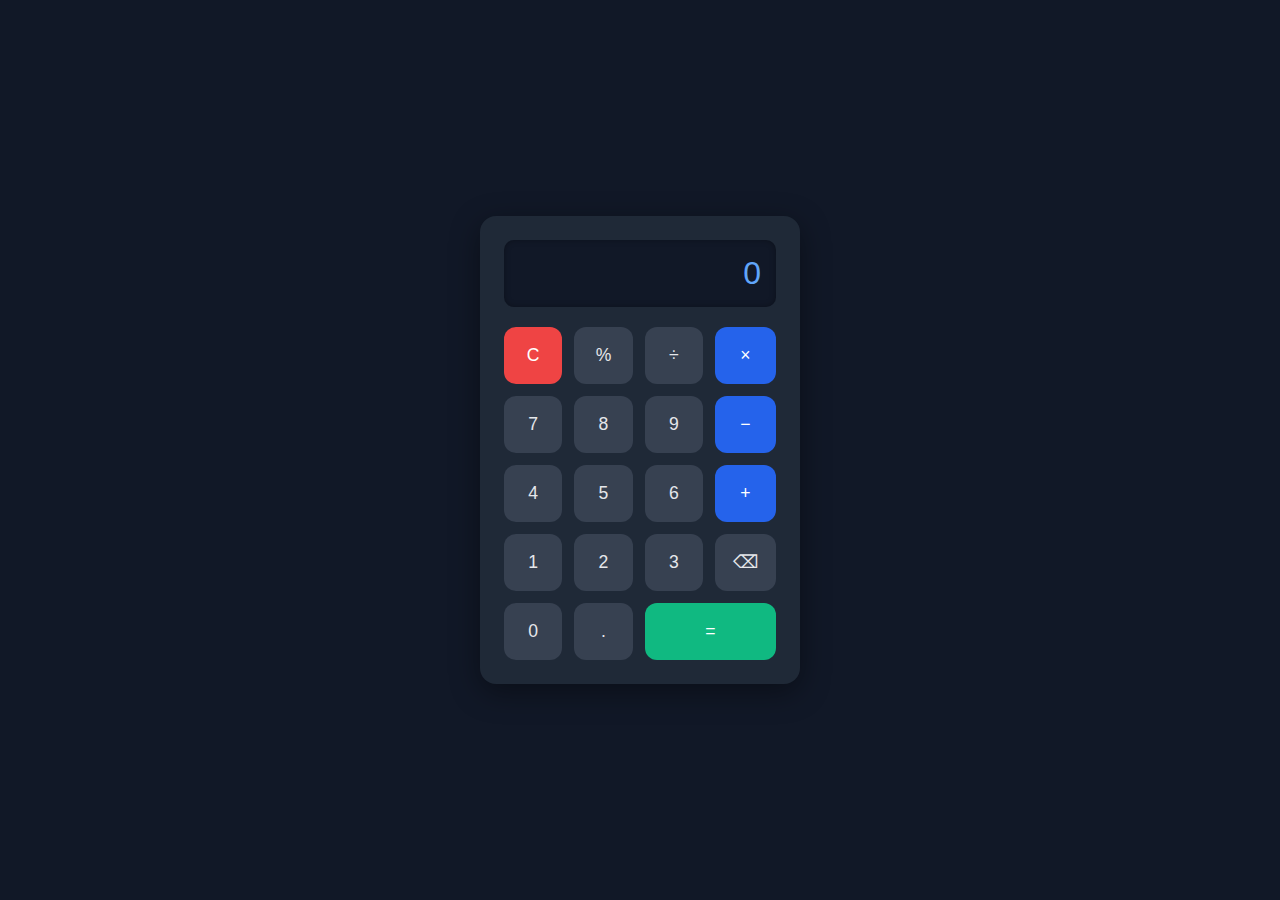
<file: Calculator/index.html>
<!DOCTYPE html>
<html lang="en">
<head>
  <meta charset="UTF-8" />
  <meta name="viewport" content="width=device-width, initial-scale=1.0"/>
  <title>Simple Clean Calculator</title>
  <style>
    * {
      box-sizing: border-box;
      font-family: 'Segoe UI', sans-serif;
    }

    body {
      margin: 0;
      background: #111827;
      display: flex;
      justify-content: center;
      align-items: center;
      height: 100vh;
    }

    .calculator {
      background: #1f2937;
      border-radius: 16px;
      padding: 24px;
      width: 320px;
      box-shadow: 0 8px 30px rgba(0,0,0,0.4);
      animation: fadeIn 0.5s ease-in-out;
    }

    @keyframes fadeIn {
      from { opacity: 0; transform: scale(0.95); }
      to { opacity: 1; transform: scale(1); }
    }

    .display {
      background: #111827;
      color: #60a5fa;
      font-size: 2em;
      border-radius: 10px;
      padding: 15px;
      text-align: right;
      overflow-x: auto;
      box-shadow: inset 0 0 6px rgba(0, 0, 0, 0.3);
    }

    .buttons {
      display: grid;
      grid-template-columns: repeat(4, 1fr);
      gap: 12px;
      margin-top: 20px;
    }

    button {
      padding: 18px;
      font-size: 1.1em;
      border: none;
      border-radius: 12px;
      background: #374151;
      color: #e5e7eb;
      transition: 0.2s ease;
      cursor: pointer;
    }

    button:hover {
      background: #60a5fa;
      color: #ffffff;
      transform: scale(1.05);
    }

    .operator {
      background: #2563eb;
      color: white;
    }

    .operator:hover {
      background: #3b82f6;
    }

    .clear {
      background: #ef4444;
      color: white;
    }

    .clear:hover {
      background: #f87171;
    }

    .equals {
      background: #10b981;
      grid-column: span 2;
      color: white;
    }

    .equals:hover {
      background: #34d399;
    }

    @media (max-width: 400px) {
      .calculator {
        width: 90%;
      }
    }
  </style>
</head>
<body>
  <div class="calculator">
    <div id="display" class="display">0</div>
    <div class="buttons">
      <button class="clear" onclick="clearDisplay()">C</button>
      <button onclick="append('%')">%</button>
      <button onclick="append('/')">÷</button>
      <button class="operator" onclick="append('*')">×</button>

      <button onclick="append('7')">7</button>
      <button onclick="append('8')">8</button>
      <button onclick="append('9')">9</button>
      <button class="operator" onclick="append('-')">−</button>

      <button onclick="append('4')">4</button>
      <button onclick="append('5')">5</button>
      <button onclick="append('6')">6</button>
      <button class="operator" onclick="append('+')">+</button>

      <button onclick="append('1')">1</button>
      <button onclick="append('2')">2</button>
      <button onclick="append('3')">3</button>
      <button onclick="deleteLast()">⌫</button>

      <button onclick="append('0')">0</button>
      <button onclick="append('.')">.</button>
      <button class="equals" onclick="calculate()">=</button>
    </div>
  </div>

  <script>
    const display = document.getElementById("display");

    function append(value) {
      if (display.innerText === "0" || display.innerText === "Error") {
        display.innerText = value;
      } else {
        display.innerText += value;
      }
    }

    function clearDisplay() {
      display.innerText = "0";
    }

    function deleteLast() {
      if (display.innerText.length === 1 || display.innerText === "Error") {
        display.innerText = "0";
      } else {
        display.innerText = display.innerText.slice(0, -1);
      }
    }

    function calculate() {
      try {
        display.innerText = eval(display.innerText.replace('÷', '/').replace('×', '*'));
      } catch {
        display.innerText = "Error";
      }
    }

    // Keyboard Support
    document.addEventListener("keydown", (e) => {
      const allowedKeys = "0123456789+-*/.%";
      if (allowedKeys.includes(e.key)) {
        append(e.key);
      } else if (e.key === "Enter") {
        calculate();
      } else if (e.key === "Backspace") {
        deleteLast();
      } else if (e.key === "Escape") {
        clearDisplay();
      }
    });
  </script>
</body>
</html>
</file>
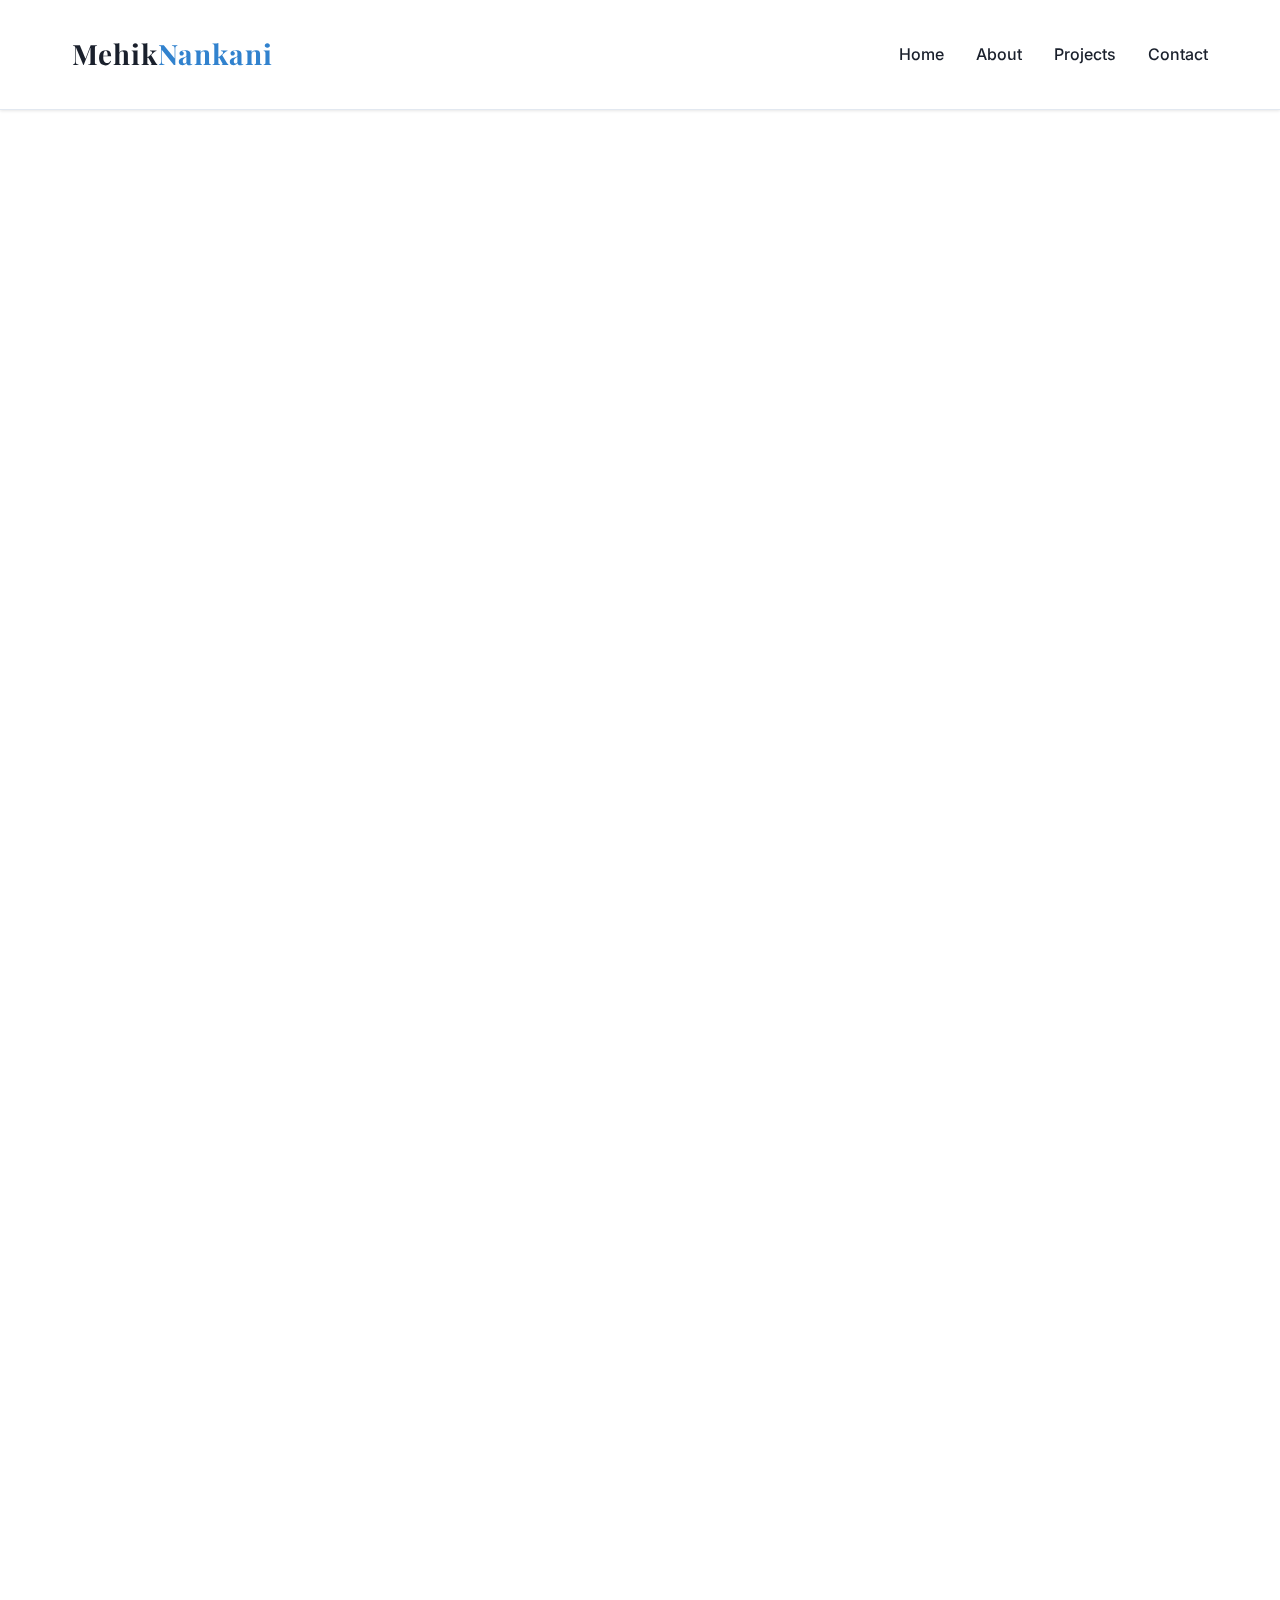
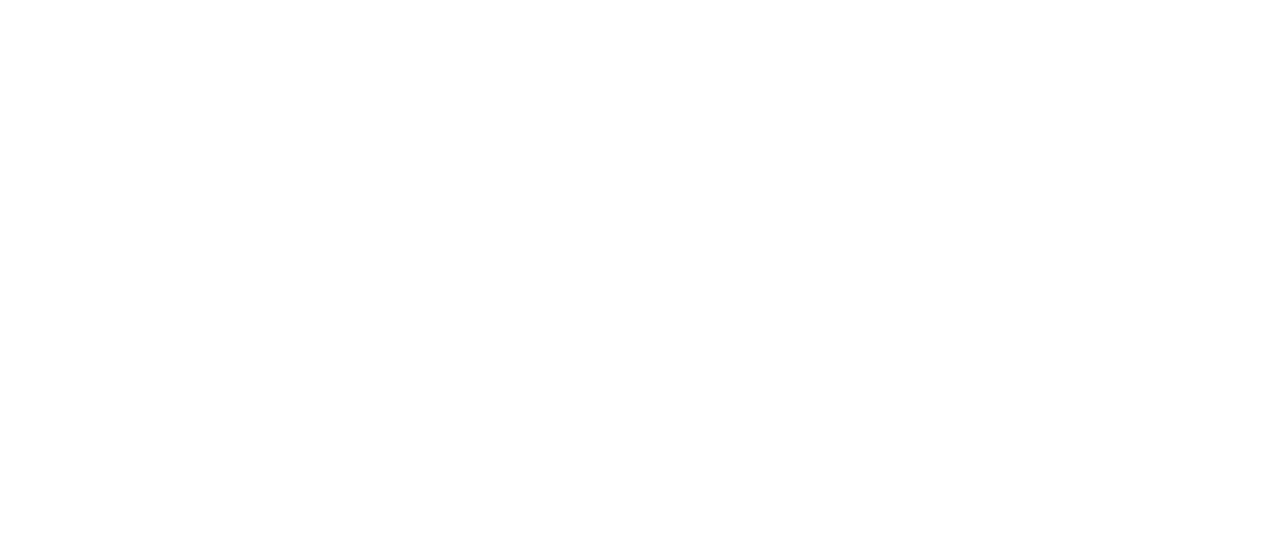
<file: Final portfolio/about.html>
<!DOCTYPE html>
<html lang="en">
<head>
  <meta charset="UTF-8">
  <meta name="viewport" content="width=device-width, initial-scale=1.0">
  <title>About Me - Mehik nankani</title>
  <link rel="stylesheet" href="style.css">
</head>
<body>
  <header>
    <div class="container">
      <div class="logo">Mehik<span>Nankani</span></div>
      <nav>
        <ul>
          <li><a href="index.html">Home</a></li>
          <li><a href="about.html">About</a></li>
          <li><a href="projects.html">Projects</a></li>
          <li><a href="contact.html">Contact</a></li>
        </ul>
      </nav>
    </div>
  </header>
  <main class="container fade-in">
    <section class="about-section">
      <h1>About Me</h1>
      <p>
        I’m a passionate and driven third-year Computer Science student at SZABIST Karachi, inspired by both technology and art. My journey combines the logic of code with the creativity of design, allowing me to craft visually appealing and user-friendly digital experiences.<br><br>
        With a focus on Front-End Development and UI/UX Design, I specialize in building interactive, clean, and functional interfaces that tell a story. I love designing mobile and web applications where code meets creativity.<br><br>
        I continuously challenge myself to explore new tools, enhance my skills, and push the boundaries of user experience. Whether it’s designing interfaces, developing prototypes, or coding real-world projects, I’m on a mission to bridge the gap between innovation and imagination—one pixel and one line of code at a time.
      </p>
    </section>
    <section class="education-section slide-in-left">
      <h2>Education</h2>
      <ul>
        <li><strong>SZABIST University – Karachi</strong><br>BS in Computer Science | 2022 – 2026<br>CGPA: 3.37<br>• Focused on Front-End Development, UI/UX, Human-Computer Interaction, and Design-Oriented Projects<br>• Participated in university-level design competitions (e.g., ZAB-E-FEST UI Competition)<br>• Gained hands-on experience with design tools and frontend technologies</li>
        <li><strong>Sindh Public Higher Secondary School – Ghotki</strong><br>Intermediate (Pre-Engineering) | 2020 – 2022<br>Grade: 82%<br>• Emphasis on Computer Science, Mathematics, and Physics<br>• Engaged in creative activities and early programming exposure</li>
        <li><strong>Matriculation (Science Group)</strong><br>2018 – 2020<br>Grade: 78.8%<br>• Strong academic base in science and logic<br>• Participated in school-level art and tech competitions</li>
      </ul>
    </section>
    <section class="skills-section fade-in-delayed">
      <h2>Skills</h2>
      <h3>Programming & Development</h3>
      <ul>
        <li>Languages: HTML, CSS, JavaScript, PHP, Python, C, Java</li>
        <li>Frameworks/Tools: React Native, PostgreSQL</li>
        <li>Specialization: Front-End Development, Responsive Design, UI Logic</li>
      </ul>
      <h3>Design & UI/UX</h3>
      <ul>
        <li>Adobe Illustrator</li>
        <li>Application UI Design</li>
        <li>Logo & Visual Branding</li>
        <li>User-Centered Design Thinking</li>
      </ul>
      <h3>Soft Skills</h3>
      <ul>
        <li>Creative Problem Solving</li>
        <li>Team Collaboration</li>
        <li>Strong Communication</li>
        <li>Leadership & Initiative</li>
      </ul>
    </section>
    <section class="certifications-section slide-in-bottom">
      <h2>Certifications</h2>
      <ul>
        <li><strong>AIESEC – The Billion Rupee Code</strong><br>Participated in a financial literacy and empowerment program focused on smart money habits and youth innovation.</li>
        <li><strong>UI Development Participant – ZAB-E-FEST’25</strong><br>Competed in a university-level UI/UX competition, designing interface mockups under timed conditions.</li>
        <li><strong>5-Day Fundamentals of Programming Bootcamp – GDSC</strong><br>Completed hands-on sessions in programming fundamentals hosted by Google Developer Student Clubs, focusing on Python and logic building.</li>
      </ul>
    </section>
    <section class="interests-section fade-in">
      <h2>Interests</h2>
      <ul>
        <li>Front-End Design</li>
        <li>Digital Art & Illustration</li>
        <li>Creative Problem Solving</li>
        <li>UI/UX Research</li>
        <li>Traveling & Photography</li>
        <li>Learning New Tech Tools</li>
      </ul>
    </section>
  </main>
</body>
</html>
</file>
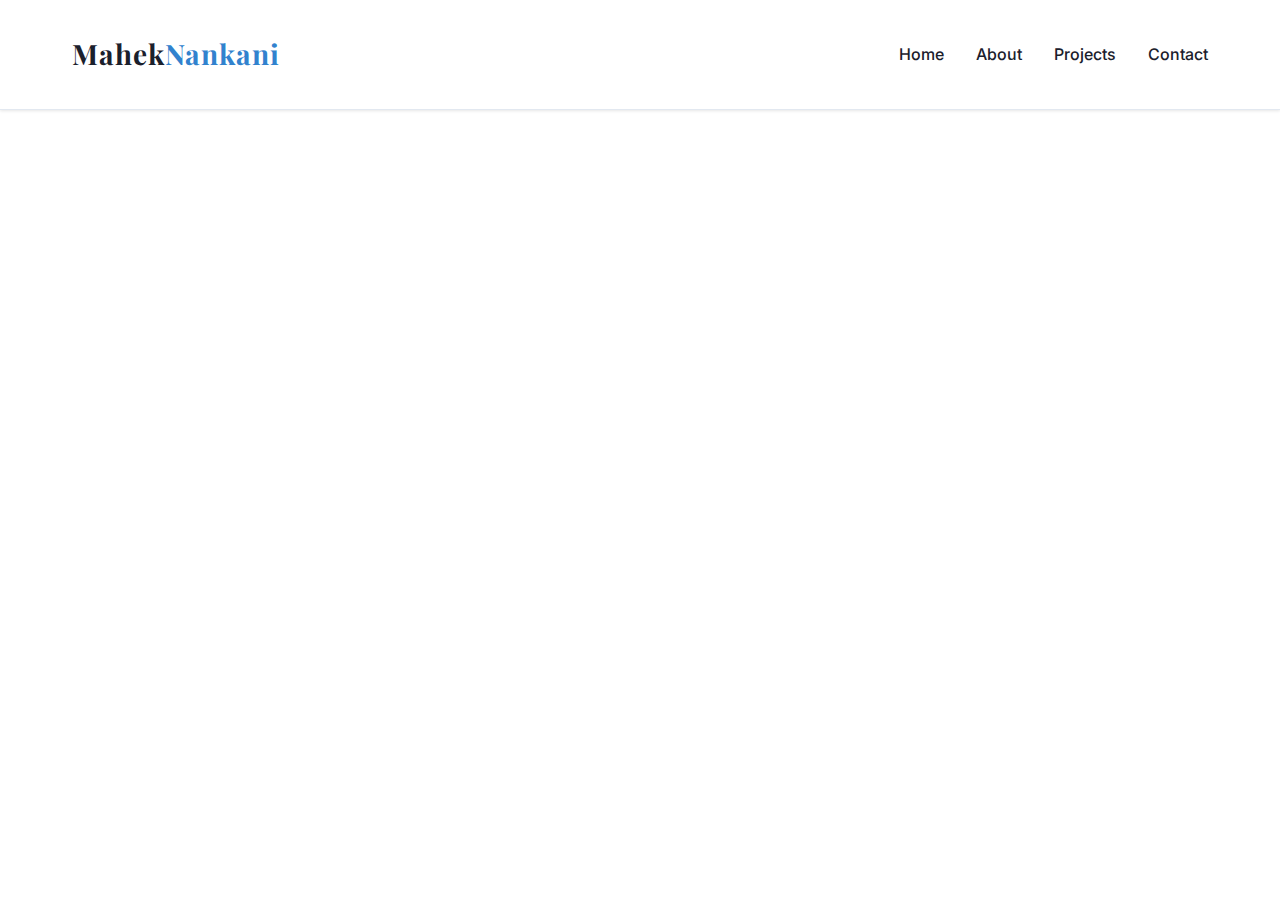
<file: Final portfolio/contact.html>
<!DOCTYPE html>
<html lang="en">
<head>
  <meta charset="UTF-8">
  <meta name="viewport" content="width=device-width, initial-scale=1.0">
  <title>Contact - Adeel Shaikh</title>
  <link rel="stylesheet" href="style.css">
</head>
<body>
  <header>
    <div class="container">
      <div class="logo">Mahek<span>Nankani</span></div>
      <nav>
        <ul>
          <li><a href="index.html">Home</a></li>
          <li><a href="about.html">About</a></li>
          <li><a href="projects.html">Projects</a></li>
          <li><a href="contact.html">Contact</a></li>
        </ul>
      </nav>
    </div>
  </header>
  <main class="container fade-in">
    <h1>Contact Me</h1>
    <form class="contact-form slide-in-left">
      <label for="name">Name</label>
      <input type="text" id="name" name="name" required>
      <label for="email">Email</label>
      <input type="email" id="email" name="email" required>
      <label for="message">Message</label>
      <textarea id="message" name="message" rows="5" required></textarea>
      <button type="submit" class="btn-filled">Send Message</button>
    </form>
    <div class="social-links fade-in-delayed">
      <h2>Connect with me</h2>
      <a href="#" class="btn-outline">LinkedIn</a>
      <a href="#" class="btn-outline">GitHub</a>
      <a href="#" class="btn-outline">Email</a>
    </div>
  </main>
</body>
</html>
</file>
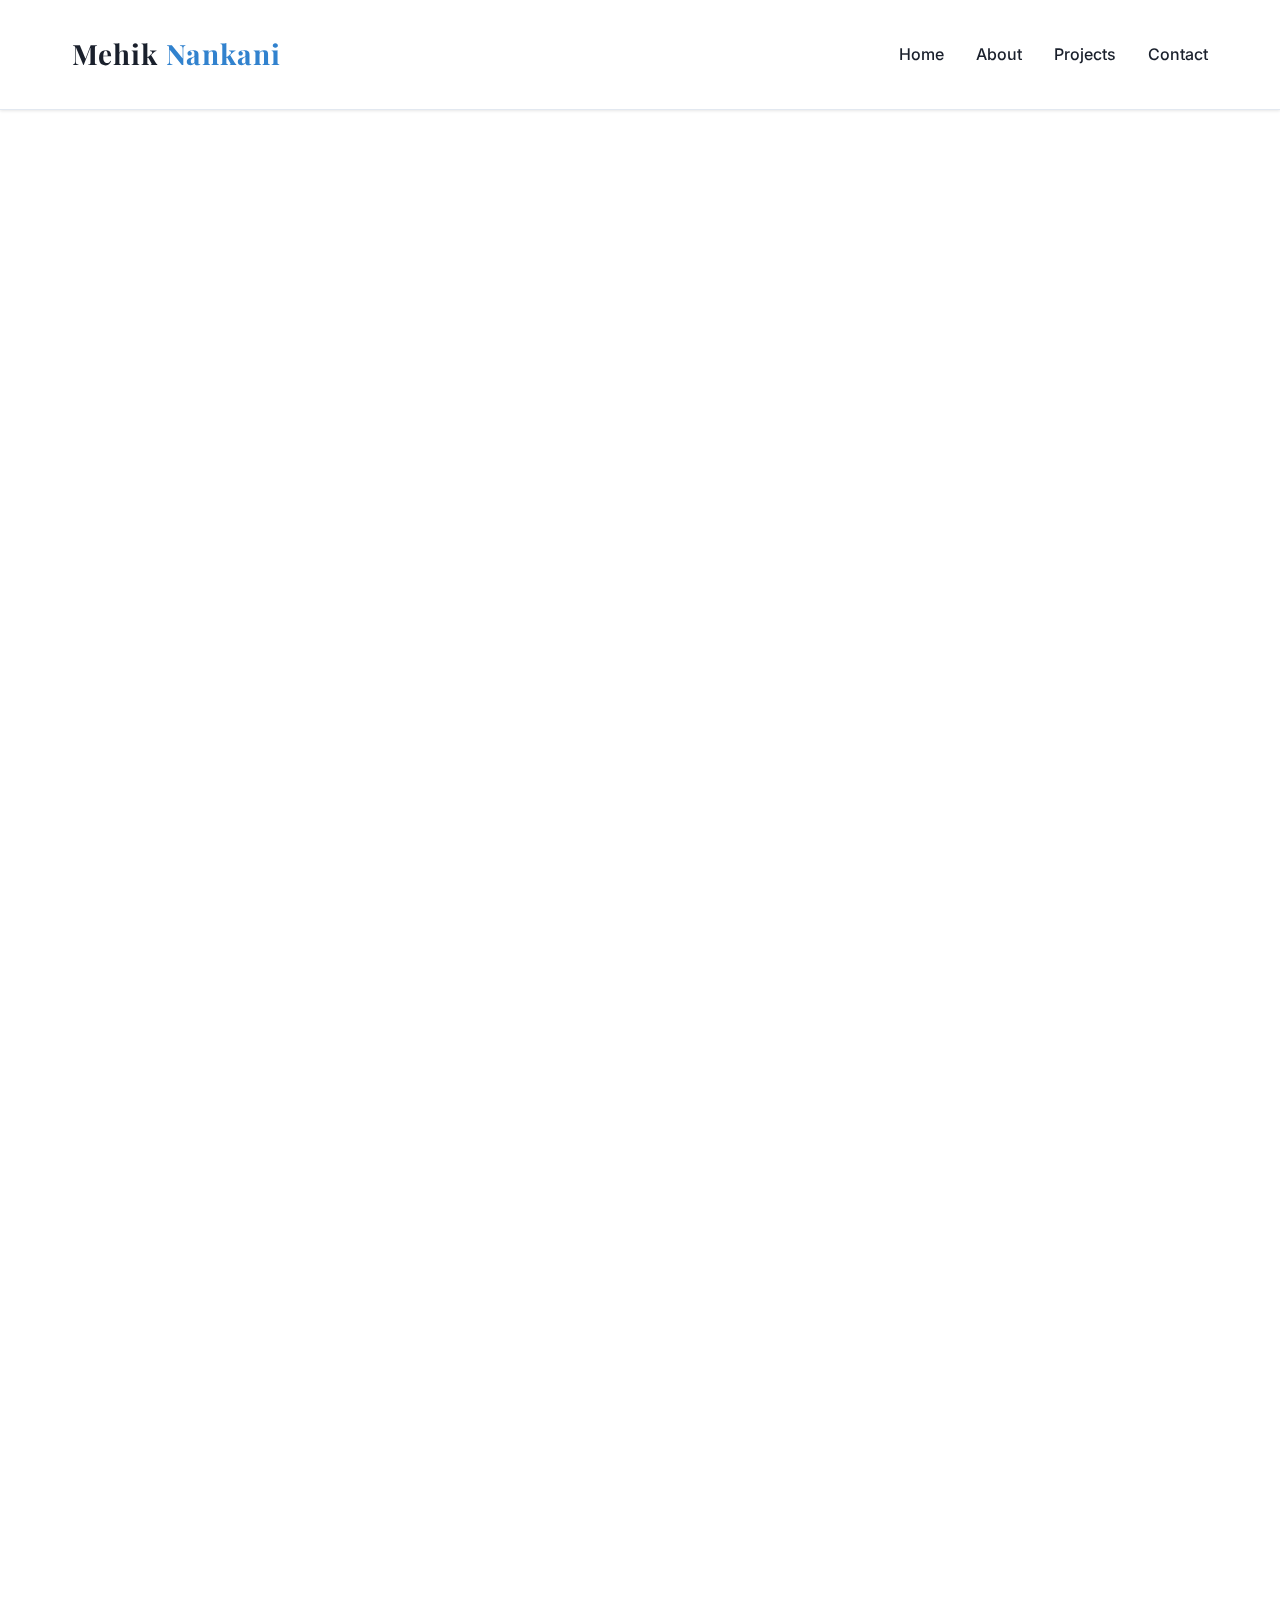
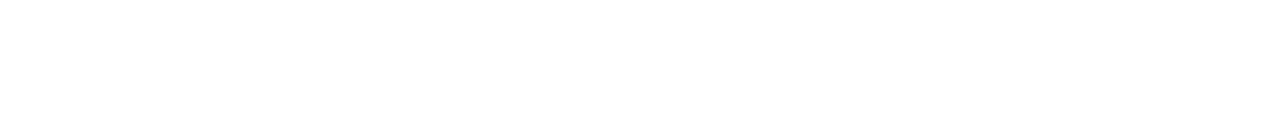
<file: Final portfolio/projects.html>
<!DOCTYPE html>
<html lang="en">
<head>
  <meta charset="UTF-8">
  <meta name="viewport" content="width=device-width, initial-scale=1.0">
  <title>Projects - Adeel Shaikh</title>
  <link rel="stylesheet" href="style.css">
</head>
<body>
  <header>
    <div class="container">
      <div class="logo">Mehik <span>Nankani</span></div>
      <nav>
        <ul>
          <li><a href="index.html">Home</a></li>
          <li><a href="about.html">About</a></li>
          <li><a href="projects.html">Projects</a></li>
          <li><a href="contact.html">Contact</a></li>
        </ul>
      </nav>
    </div>
  </header>
  <main class="container fade-in">
    <h1>Projects</h1>
    <div class="projects-grid">
      <div class="project-card slide-in-left">
        <h2>Chatbot</h2>
        <p>Created with HTML, CSS, JavaScript to simulate user conversation and interaction.</p>
        <span>Tech: HTML, CSS, JS</span>
      </div>
      <div class="project-card fade-in">
        <h2>Coffee Shop Website</h2>
        <p>A visually appealing, responsive site showcasing UI aesthetics and layout design.</p>
        <span>Tech: HTML, CSS, JS</span>
      </div>
      <div class="project-card fade-in-delayed">
        <h2>UI/UX Design for Apps</h2>
        <p>Designed interfaces and logos using Adobe Illustrator for mobile-based applications.</p>
        <span>Tech: Adobe Illustrator</span>
      </div>
      <div class="project-card slide-in-bottom">
        <h2>Age Calculator</h2>
        <p>Built using JavaScript to calculate accurate user age from date input.</p>
        <span>Tech: JS</span>
      </div>
      <div class="project-card fade-in">
        <h2>E-commerce App</h2>
        <p>Developed using React Native to provide a seamless shopping experience.</p>
        <span>Tech: React Native</span>
      </div>
      <div class="project-card fade-in-right">
        <h2>University Campus Network</h2>
        <p>Simulated SZABIST network in Cisco Packet Tracer with complete IP configurations.</p>
        <span>Tech: Cisco Packet Tracer</span>
      </div>
      <div class="project-card fade-in">
        <h2>Weather Prediction System</h2>
        <p>AI-based forecasting using MLP, KNN, and Decision Tree for accurate weather results.</p>
        <span>Tech: Python, ML</span>
      </div>
    </div>
  </main>
</body>
</html>
</file>
<file: Final portfolio/style.css>
/* Import Professional Fonts */
@import url('https://fonts.googleapis.com/css2?family=Inter:wght@300;400;500;600;700&family=Playfair+Display:wght@400;500;600;700&display=swap');

:root {
  --primary: #1a202c;
  --secondary: #2d3748;
  --accent: #3182ce;
  --bg-light: #ffffff;
  --bg-dark: #f7fafc;
  --text-primary: #1a202c;
  --text-secondary: #4a5568;
  --text-muted: #718096;
  --border-light: #e2e8f0;
  --shadow-sm: 0 1px 3px rgba(0, 0, 0, 0.1);
  --shadow-md: 0 4px 6px rgba(0, 0, 0, 0.1);
  --shadow-lg: 0 10px 25px rgba(0, 0, 0, 0.1);
  --border-radius: 8px;
  --transition: all 0.3s ease;
}

* {
  margin: 0;
  padding: 0;
  box-sizing: border-box;
}

html, body {
  font-family: 'Inter', -apple-system, BlinkMacSystemFont, 'Segoe UI', sans-serif;
  background: var(--bg-light);
  color: var(--text-primary);
  line-height: 1.6;
  min-height: 100vh;
  scroll-behavior: smooth;
}

.container {
  max-width: 1200px;
  margin: 0 auto;
  padding: 0 2rem;
}

/* Typography */
h1, h2, h3, h4, h5, h6 {
  font-family: 'Playfair Display', serif;
  font-weight: 600;
  line-height: 1.2;
  margin-bottom: 1rem;
}

h1 {
  font-size: 3.5rem;
  font-weight: 700;
}

h2 {
  font-size: 2.5rem;
  margin-bottom: 2rem;
  text-align: center;
  position: relative;
}

h2::after {
  content: '';
  position: absolute;
  bottom: -10px;
  left: 50%;
  transform: translateX(-50%);
  width: 60px;
  height: 3px;
  background: var(--accent);
  border-radius: 2px;
}

h3 {
  font-size: 1.5rem;
}

p {
  color: var(--text-secondary);
  margin-bottom: 1rem;
  font-size: 1.1rem;
}

/* Header */
header {
  background: var(--bg-light);
  box-shadow: var(--shadow-sm);
  position: sticky;
  top: 0;
  z-index: 1000;
  border-bottom: 1px solid var(--border-light);
  padding: 1rem 0;
}

header .container {
  display: flex;
  justify-content: space-between;
  align-items: center;
}

/* Logo */
.logo {
  font-family: 'Playfair Display', serif;
  font-size: 1.8rem;
  font-weight: 700;
  color: var(--primary);
  text-decoration: none;
}

.logo span {
  color: var(--accent);
}

/* Navigation */
.navbar {
  display: flex;
  align-items: center;
  position: relative;
}

.nav-links {
  display: flex;
  gap: 2rem;
  list-style: none;
  margin: 0;
}

.nav-links a {
  color: var(--text-secondary);
  text-decoration: none;
  font-weight: 500;
  padding: 0.5rem 1rem;
  border-radius: var(--border-radius);
  transition: all 0.3s ease;
  position: relative;
}

/* Simple elegant underline hover effect */
.nav-links a::after {
  content: '';
  position: absolute;
  bottom: 0;
  left: 50%;
  width: 0;
  height: 2px;
  background: var(--accent);
  transition: all 0.3s ease;
  transform: translateX(-50%);
}

.nav-links a:hover::after {
  width: 80%;
}

.nav-links a:hover {
  color: var(--accent);
}

/* Active state for current page */
.nav-links a.active {
  color: var(--accent);
  background: rgba(49, 130, 206, 0.1);
  border-color: var(--accent);
}

/* Subtle pulse animation on hover */
.nav-links a:hover {
  animation: pulse-glow 0.6s ease-in-out;
}

@keyframes pulse-glow {
  0% {
    box-shadow: 0 0 0 0 rgba(49, 130, 206, 0.4);
  }
  70% {
    box-shadow: 0 0 0 10px rgba(49, 130, 206, 0);
  }
  100% {
    box-shadow: 0 0 0 0 rgba(49, 130, 206, 0);
  }
}

/* Navigation */
.nav-toggle {
  display: none;
  flex-direction: column;
  justify-content: center;
  align-items: center;
  width: 44px;
  height: 44px;
  background: var(--primary);
  border: none;
  border-radius: 50%;
  box-shadow: 0 2px 8px rgba(108,99,255,0.10);
  cursor: pointer;
  margin-left: 1rem;
  transition: all 0.3s ease;
}

.nav-toggle:hover {
  background: var(--accent);
  transform: scale(1.05);
}

.nav-toggle .bar {
  width: 24px;
  height: 3px;
  background: #fff;
  margin: 3px 0;
  border-radius: 2px;
  transition: all 0.3s cubic-bezier(0.4, 0, 0.2, 1);
  transform-origin: center;
}

/* Hamburger to X animation */
.nav-toggle.active .bar:nth-child(1) {
  transform: rotate(45deg) translate(6px, 6px);
}

.nav-toggle.active .bar:nth-child(2) {
  opacity: 0;
  transform: scaleX(0);
}

.nav-toggle.active .bar:nth-child(3) {
  transform: rotate(-45deg) translate(6px, -6px);
}
.nav-overlay {
  display: none;
}

.container {
  max-width: 1200px;
  margin: auto;
  padding: 1rem 2rem;
  display: flex;
  align-items: center;
  justify-content: space-between;
}

.logo {
  font-size: 28px;
  font-weight: 700;
  color: var(--primary);
  letter-spacing: 1px;
}
.logo span {
  color: var(--accent);
}

nav ul {
  list-style: none;
  display: flex;
  gap: 32px;
}
nav ul li a {
  text-decoration: none;
  color: var(--text-main);
  font-weight: 500;
  font-size: 1rem;
  position: relative;
  transition: color 0.2s;
}
nav ul li a:hover {
  color: var(--primary);
}

.btn-primary, .btn-filled, .btn-outline {
  padding: 10px 28px;
  border-radius: var(--border-radius);
  font-weight: 600;
  font-size: 1rem;
  text-decoration: none;
  transition: all 0.3s;
  box-shadow: var(--shadow);
  border: none;
  outline: none;
  cursor: pointer;
}
.btn-primary, .btn-filled {
  background: linear-gradient(90deg, var(--primary), var(--accent));
  color: #fff;
}
.btn-primary:hover, .btn-filled:hover {
  background: linear-gradient(90deg, var(--accent), var(--primary));
}
.btn-outline {
  background: transparent;
  color: var(--primary);
  border: 2px solid var(--primary);
}
.btn-outline:hover {
  background: var(--primary);
  color: #fff;
}

.btn-cv {
  padding: 12px 28px;
  border-radius: var(--border-radius);
  font-weight: 600;
  font-size: 1rem;
  text-decoration: none;
  transition: all 0.3s;
  box-shadow: var(--shadow);
  border: 2px solid var(--accent);
  background: linear-gradient(135deg, var(--accent), #4299e1);
  color: white;
  display: inline-flex;
  align-items: center;
  gap: 8px;
  cursor: pointer;
}

.btn-cv:hover {
  background: linear-gradient(135deg, #2b6cb0, var(--accent));
  transform: translateY(-2px);
  box-shadow: 0 8px 25px rgba(49, 130, 206, 0.3);
  border-color: #2b6cb0;
}

.btn-cv i {
  font-size: 0.9rem;
  transition: transform 0.3s ease;
}

.btn-cv:hover i {
  transform: translateY(-1px);
}

.hero {
  position: relative;
  display: flex;
  align-items: center;
  justify-content: space-between;
  gap: 60px;
  padding: 120px 2rem 80px;
  min-height: 80vh;
  background: none;
  background-blend-mode: overlay;
  overflow: hidden;
}
.hero::before {
  content: '';
  position: absolute;
  top: 0; left: 0; right: 0; bottom: 0;
  background: linear-gradient(135deg, #667eea 0%, #764ba2 25%, #f093fb 50%, #f5576c 75%, #4facfe 100%);
  background-size: 400% 400%;
  animation: gradientFlow 15s ease infinite;
  opacity: 0.15;
  z-index: 0;
  border-radius: var(--border-radius);
  pointer-events: none;
}

.hero::after {
  content: '';
  position: absolute;
  top: 0; left: 0; right: 0; bottom: 0;
  background: linear-gradient(120deg, #e0e7ff 0%, #f8fafc 100%);
  opacity: 0.85;
  z-index: 1;
  border-radius: var(--border-radius);
  pointer-events: none;
}

@keyframes gradientFlow {
  0% {
    background-position: 0% 50%;
  }
  50% {
    background-position: 100% 50%;
  }
  100% {
    background-position: 0% 50%;
  }
}
.hero-content {
  position: relative;
  z-index: 2;
  display: flex;
  flex-wrap: wrap;
  align-items: center;
  justify-content: space-between;
  width: 100%;
}

/* Floating Particles */
.hero::before {
  content: '';
  position: absolute;
  top: 0; left: 0; right: 0; bottom: 0;
  background: linear-gradient(135deg, #667eea 0%, #764ba2 25%, #f093fb 50%, #f5576c 75%, #4facfe 100%);
  background-size: 400% 400%;
  animation: gradientFlow 15s ease infinite;
  opacity: 0.15;
  z-index: 0;
  border-radius: var(--border-radius);
  pointer-events: none;
}

.hero .floating-particles {
  position: absolute;
  top: 0;
  left: 0;
  right: 0;
  bottom: 0;
  z-index: 1;
  pointer-events: none;
  overflow: hidden;
}

.hero .particle {
  position: absolute;
  width: 4px;
  height: 4px;
  background: rgba(255, 255, 255, 0.6);
  border-radius: 50%;
  animation: floatUp linear infinite;
}

.hero .particle:nth-child(1) {
  left: 20%;
  animation-duration: 8s;
  animation-delay: 0s;
}

.hero .particle:nth-child(2) {
  left: 40%;
  animation-duration: 12s;
  animation-delay: 2s;
  width: 6px;
  height: 6px;
}

.hero .particle:nth-child(3) {
  left: 60%;
  animation-duration: 10s;
  animation-delay: 4s;
}

.hero .particle:nth-child(4) {
  left: 80%;
  animation-duration: 14s;
  animation-delay: 6s;
  width: 3px;
  height: 3px;
}

.hero .particle:nth-child(5) {
  left: 10%;
  animation-duration: 11s;
  animation-delay: 1s;
  width: 5px;
  height: 5px;
}

@keyframes floatUp {
  0% {
    transform: translateY(100vh) rotate(0deg);
    opacity: 1;
  }
  100% {
    transform: translateY(-100px) rotate(360deg);
    opacity: 0;
  }
}
.hero-text {
  max-width: 600px;
}
.hero-text h1 {
  font-size: 3rem;
  font-weight: 700;
  color: var(--primary);
  margin-bottom: 10px;
}
.hero-text h2 {
  font-size: 1.5rem;
  color: var(--text-main);
  margin-bottom: 20px;
  font-weight: 600;
}
.hero-text p {
  font-size: 1.1rem;
  line-height: 1.7;
  color: #444;
  margin-bottom: 32px;
}
.hero-buttons {
  display: flex;
  gap: 20px;
}
.hero-image img {
  width: 320px;
  border-radius: 50%;
  box-shadow: var(--shadow);
  background: #fff;
  border: 6px solid var(--accent);
}

/* Premium Section Styles */
section {
  background: linear-gradient(145deg, #ffffff, #f8fafc);
  border-radius: 20px;
  box-shadow: 0 20px 60px rgba(0, 0, 0, 0.08), 0 8px 25px rgba(0, 0, 0, 0.05);
  margin: 3rem auto;
  padding: 3rem 2.5rem;
  max-width: 1100px;
  border: 1px solid rgba(255, 255, 255, 0.2);
  position: relative;
  overflow: hidden;
  transition: all 0.3s cubic-bezier(0.4, 0, 0.2, 1);
}

section::before {
  content: '';
  position: absolute;
  top: 0;
  left: 0;
  right: 0;
  height: 4px;
  background: linear-gradient(90deg, var(--accent), var(--primary), var(--accent));
  opacity: 0;
  transition: opacity 0.3s ease;
}

section:hover::before {
  opacity: 1;
}

section:hover {
  transform: translateY(-5px);
  box-shadow: 0 25px 80px rgba(0, 0, 0, 0.12), 0 12px 35px rgba(0, 0, 0, 0.08);
}
section h2 {
  color: var(--primary);
  font-size: 2rem;
  margin-bottom: 1.5rem;
  font-weight: 700;
}

/* Enhanced Skills Section */
.skills-list {
  display: grid;
  grid-template-columns: repeat(auto-fit, minmax(280px, 1fr));
  gap: 2rem;
  margin-top: 2rem;
}

.skill {
  background: linear-gradient(145deg, #ffffff, #f8fafc);
  border-radius: 12px;
  padding: 1.5rem;
  box-shadow: 0 4px 20px rgba(0, 0, 0, 0.06);
  transition: all 0.3s ease;
  border: 1px solid rgba(255, 255, 255, 0.2);
}

.skill:hover {
  transform: translateY(-5px);
  box-shadow: 0 8px 30px rgba(0, 0, 0, 0.1);
}

.skill-title {
  font-weight: 600;
  margin-bottom: 1rem;
  color: var(--primary);
  font-size: 1.1rem;
  display: flex;
  justify-content: space-between;
  align-items: center;
}

.skill-percentage {
  color: var(--accent);
  font-size: 0.9rem;
  font-weight: 700;
}

.skill-bar {
  background: rgba(49, 130, 206, 0.1);
  border-radius: 10px;
  overflow: hidden;
  height: 8px;
  margin-bottom: 0.5rem;
  position: relative;
}

.skill-level {
  height: 100%;
  background: linear-gradient(90deg, var(--accent), var(--primary));
  border-radius: 10px;
  transition: width 2s cubic-bezier(0.4, 0, 0.2, 1);
  position: relative;
  overflow: hidden;
}

.skill-level::after {
  content: '';
  position: absolute;
  top: 0;
  left: 0;
  right: 0;
  bottom: 0;
  background: linear-gradient(90deg, transparent, rgba(255,255,255,0.3), transparent);
  animation: shimmer 2s infinite;
}

@keyframes shimmer {
  0% {
    transform: translateX(-100%);
  }
  100% {
    transform: translateX(100%);
  }
}

/* Skill animation on scroll */
.skill.animate .skill-level {
  animation: fillBar 2s ease-out forwards;
}

@keyframes fillBar {
  from {
    width: 0;
  }
}

/* Enhanced Project Cards */
.projects-grid {
  display: grid;
  grid-template-columns: repeat(auto-fit, minmax(300px, 1fr));
  gap: 2rem;
  margin-top: 3rem;
}

.project-card {
  background: linear-gradient(145deg, #ffffff, #f8fafc);
  border-radius: 16px;
  box-shadow: 0 8px 32px rgba(0, 0, 0, 0.08);
  padding: 2rem;
  transition: all 0.4s cubic-bezier(0.4, 0, 0.2, 1);
  position: relative;
  opacity: 0;
  transform: translateY(30px);
  border: 1px solid rgba(255, 255, 255, 0.2);
  overflow: hidden;
}

.project-card::before {
  content: '';
  position: absolute;
  top: 0;
  left: 0;
  right: 0;
  height: 4px;
  background: linear-gradient(90deg, var(--accent), var(--primary));
  transform: scaleX(0);
  transition: transform 0.3s ease;
}

.project-card:hover::before {
  transform: scaleX(1);
}

.project-card.fade-in {
  animation: fadeInUp 0.8s ease-out forwards;
}

.project-card.fade-in-delayed {
  animation: fadeInUp 0.8s ease-out 0.2s forwards;
}

.project-card.slide-in-left {
  animation: slideInLeft 0.9s ease-out forwards;
}

.project-card.slide-in-bottom {
  animation: slideInBottom 0.8s ease-out forwards;
}

.project-card.fade-in-right {
  animation: slideInRight 0.9s ease-out forwards;
}

.project-card:hover {
  transform: translateY(-12px) scale(1.02);
  box-shadow: 0 20px 40px rgba(0, 0, 0, 0.12);
}

.project-card h3 {
  color: var(--primary);
  margin-bottom: 1rem;
  font-size: 1.4rem;
  transition: color 0.3s ease;
}

.project-card:hover h3 {
  color: var(--accent);
}

.project-card .tech {
  color: var(--accent);
  font-size: 0.9rem;
  font-weight: 600;
  margin-bottom: 1rem;
  padding: 0.5rem 1rem;
  background: rgba(49, 130, 206, 0.1);
  border-radius: 20px;
  display: inline-block;
}

.project-card p {
  color: var(--text-secondary);
  line-height: 1.6;
  margin-bottom: 1.5rem;
}

/* Project Images */
.project-img {
  width: 100%;
  max-width: 340px;
  height: 180px;
  object-fit: cover;
  border-radius: 12px;
  margin-bottom: 1rem;
  box-shadow: 0 2px 12px rgba(108,99,255,0.08);
  transition: transform 0.3s;
}
.project-card:hover .project-img {
  transform: scale(1.04) rotate(-1deg);
}

/* Certificates */
.certificates-list {
  display: flex;
  flex-wrap: wrap;
  gap: 1.5rem;
}
.certificate-badge {
  background: linear-gradient(90deg, var(--primary), var(--accent));
  color: #fff;
  border-radius: 12px;
  padding: 1rem 1.5rem;
  font-weight: 600;
  box-shadow: var(--shadow);
  display: flex;
  align-items: center;
  gap: 0.75rem;
  font-size: 1rem;
  opacity: 0;
  animation: fadeIn 1.2s ease forwards;
}
.certificate-badge.fade-in-delayed {
  animation-delay: 0.5s;
}
.certificate-badge.slide-in-left {
  animation: slideInLeft 1.2s ease forwards;
}
.certificate-badge:hover {
  transform: scale(1.04) rotate(-2deg);
  box-shadow: 0 8px 24px rgba(108,99,255,0.13);
}

/* Contact Form */
.contact-form {
  display: flex;
  flex-direction: column;
  gap: 1rem;
  background: #fff;
  border-radius: var(--border-radius);
  box-shadow: var(--shadow);
  padding: 2rem;
  max-width: 500px;
}
.contact-form label {
  font-weight: 600;
  color: var(--text-main);
}
.contact-form input, .contact-form textarea {
  padding: 10px;
  border-radius: 8px;
  border: 1px solid #e0e7ff;
  font-size: 1rem;
  outline: none;
  background: #f8fafc;
}
.contact-form button {
  align-self: flex-start;
}

/* Footer */
footer {
  background: var(--section-bg);
  color: var(--text-main);
  text-align: center;
  padding: 1.5rem 0;
  border-radius: var(--border-radius) var(--border-radius) 0 0;
  box-shadow: var(--shadow);
  margin-top: 2rem;
}
footer .social-icons {
  margin-top: 0.5rem;
  display: flex;
  justify-content: center;
  gap: 1.2rem;
}
footer .social-icons a {
  color: var(--primary);
  font-size: 1.5rem;
  transition: color 0.2s;
}
footer .social-icons a:hover {
  color: var(--accent);
}

/* Interests List */
#interests ul {
  display: flex;
  flex-wrap: wrap;
  gap: 1.2rem;
  list-style: none;
  padding: 0;
  margin: 0;
}
#interests li {
  background: #e0e7ff;
  color: var(--primary);
  border-radius: 10px;
  padding: 0.7rem 1.2rem;
  font-weight: 600;
  font-size: 1rem;
  box-shadow: 0 2px 8px rgba(108,99,255,0.07);
  margin-bottom: 0.5rem;
  transition: background 0.2s, color 0.2s;
}
#interests li:hover {
  background: var(--primary);
  color: #fff;
}

/* Section Animation Classes */
.fade-in {
  opacity: 0;
  transform: translateY(30px);
  animation: fadeInUp 0.8s ease-out forwards;
}

.fade-in-delayed {
  opacity: 0;
  transform: translateY(30px);
  animation: fadeInUp 0.8s ease-out 0.3s forwards;
}

.slide-in-left {
  opacity: 0;
  transform: translateX(-60px);
  animation: slideInLeft 0.9s ease-out forwards;
}

.slide-in-right {
  opacity: 0;
  transform: translateX(60px);
  animation: slideInRight 0.9s ease-out forwards;
}

.slide-in-bottom {
  opacity: 0;
  transform: translateY(60px);
  animation: slideInBottom 0.8s ease-out forwards;
}

.fade-in-right {
  opacity: 0;
  transform: translateX(50px);
  animation: slideInRight 1s ease-out forwards;
}

.scale-in {
  opacity: 0;
  transform: scale(0.8);
  animation: scaleIn 0.6s ease-out forwards;
}

.bounce-in {
  opacity: 0;
  transform: scale(0.3);
  animation: bounceIn 0.8s cubic-bezier(0.68, -0.55, 0.265, 1.55) forwards;
}

/* Staggered animations */
.stagger-1 { animation-delay: 0.1s; }
.stagger-2 { animation-delay: 0.2s; }
.stagger-3 { animation-delay: 0.3s; }
.stagger-4 { animation-delay: 0.4s; }
.stagger-5 { animation-delay: 0.5s; }
.stagger-6 { animation-delay: 0.6s; }
.stagger-7 { animation-delay: 0.7s; }

/* Keyframes */
@keyframes fadeInUp {
  to {
    opacity: 1;
    transform: translateY(0);
  }
}

@keyframes slideInLeft {
  to {
    opacity: 1;
    transform: translateX(0);
  }
}

@keyframes slideInRight {
  to {
    opacity: 1;
    transform: translateX(0);
  }
}

@keyframes slideInBottom {
  to {
    opacity: 1;
    transform: translateY(0);
  }
}

@keyframes scaleIn {
  to {
    opacity: 1;
    transform: scale(1);
  }
}

@keyframes bounceIn {
  0% {
    opacity: 0;
    transform: scale(0.3);
  }
  50% {
    opacity: 1;
    transform: scale(1.05);
  }
  70% {
    transform: scale(0.9);
  }
  100% {
    opacity: 1;
    transform: scale(1);
  }
}

/* Floating animation for hero image */
@keyframes float {
  0%, 100% {
    transform: translateY(0px);
  }
  50% {
    transform: translateY(-20px);
  }
}

/* Pulse animation for buttons */
@keyframes pulse {
  0% {
    box-shadow: 0 0 0 0 rgba(49, 130, 206, 0.7);
  }
  70% {
    box-shadow: 0 0 0 10px rgba(49, 130, 206, 0);
  }
  100% {
    box-shadow: 0 0 0 0 rgba(49, 130, 206, 0);
  }
}

/* Gradient text animation */
@keyframes gradientShift {
  0% {
    background-position: 0% 50%;
  }
  50% {
    background-position: 100% 50%;
  }
  100% {
    background-position: 0% 50%;
  }
}

/* Education Timeline Styles */
#education {
  padding: 5rem 0;
  background: var(--bg-light);
}

.education-timeline {
  position: relative;
  margin: 3rem 0;
  padding-left: 2rem;
}

.education-timeline::before {
  content: '';
  position: absolute;
  left: 0;
  top: 0;
  bottom: 0;
  width: 3px;
  background: linear-gradient(180deg, var(--accent), var(--primary));
  border-radius: 2px;
}

.timeline-entry {
  position: relative;
  margin-bottom: 3rem;
  padding-left: 3rem;
  opacity: 0;
  transform: translateX(-30px);
  transition: var(--transition);
}

.timeline-entry.fade-in,
.timeline-entry.fade-in-delayed {
  opacity: 1;
  transform: translateX(0);
}

.timeline-entry.fade-in-delayed {
  transition-delay: 0.3s;
}

.timeline-icon {
  position: absolute;
  left: -2.5rem;
  top: 0;
  width: 3rem;
  height: 3rem;
  background: linear-gradient(135deg, var(--accent), var(--primary));
  border-radius: 50%;
  display: flex;
  align-items: center;
  justify-content: center;
  color: white;
  font-size: 1.2rem;
  box-shadow: var(--shadow-md);
  z-index: 2;
}

.timeline-content {
  background: var(--bg-light);
  padding: 2rem;
  border-radius: var(--border-radius);
  box-shadow: var(--shadow-sm);
  border: 1px solid var(--border-light);
  transition: var(--transition);
}

.timeline-content:hover {
  box-shadow: var(--shadow-md);
  transform: translateY(-2px);
}

.timeline-content h3 {
  color: var(--primary);
  font-size: 1.4rem;
  margin-bottom: 1rem;
  font-family: 'Playfair Display', serif;
}

.timeline-content p {
  margin-bottom: 0.8rem;
  color: var(--text-secondary);
  display: flex;
  align-items: center;
  gap: 0.5rem;
}

.timeline-content p i {
  color: var(--accent);
  width: 16px;
}

.timeline-content ul {
  margin-top: 1rem;
  padding-left: 1.5rem;
}

.timeline-content li {
  margin-bottom: 0.5rem;
  color: var(--text-secondary);
  line-height: 1.6;
}

.timeline-content strong {
  color: var(--primary);
  font-weight: 600;
}

/* Touch and Mobile Enhancements */

/* Improve touch targets */
@media (max-width: 768px) {
  a, button, .nav-toggle {
    min-height: 44px;
    min-width: 44px;
  }
  
  /* Disable hover effects on touch devices */
  @media (hover: none) {
    .project-card:hover,
    .skill:hover,
    .certificate-badge:hover {
      transform: none;
      box-shadow: initial;
    }
  }
}

/* Smooth scrolling and performance */
html {
  -webkit-text-size-adjust: 100%;
  -ms-text-size-adjust: 100%;
}

* {
  -webkit-tap-highlight-color: transparent;
}

/* Optimized animations for mobile */
@media (prefers-reduced-motion: reduce) {
  *,
  *::before,
  *::after {
    animation-duration: 0.01ms !important;
    animation-iteration-count: 1 !important;
    transition-duration: 0.01ms !important;
    scroll-behavior: auto !important;
  }
}

/* Better focus indicators for accessibility */
a:focus,
button:focus,
input:focus,
textarea:focus {
  outline: 2px solid var(--accent);
  outline-offset: 2px;
}

/* Sidebar Navigation for Desktop */
.sidebar-nav {
  position: fixed;
  left: 20px;
  top: 50%;
  transform: translateY(-50%);
  z-index: 100;
  display: none;
}

.sidebar-nav ul {
  list-style: none;
  padding: 0;
  margin: 0;
  display: flex;
  flex-direction: column;
  gap: 1rem;
}

.sidebar-nav a {
  display: block;
  width: 12px;
  height: 12px;
  border-radius: 50%;
  background: rgba(49, 130, 206, 0.3);
  transition: all 0.3s ease;
  position: relative;
  text-decoration: none;
}

.sidebar-nav a:hover,
.sidebar-nav a.active {
  background: var(--accent);
  transform: scale(1.3);
  box-shadow: 0 0 15px rgba(49, 130, 206, 0.4);
}

.sidebar-nav a::after {
  content: attr(data-section);
  position: absolute;
  left: 25px;
  top: 50%;
  transform: translateY(-50%);
  background: var(--primary);
  color: white;
  padding: 6px 12px;
  border-radius: 6px;
  font-size: 0.85rem;
  font-weight: 500;
  white-space: nowrap;
  opacity: 0;
  pointer-events: none;
  transition: all 0.3s ease;
}

.sidebar-nav a:hover::after {
  opacity: 1;
  left: 20px;
}

/* Show sidebar only on larger screens */
@media (min-width: 1200px) {
  .sidebar-nav {
    display: block;
  }
}

/* Enhanced Mobile Responsive Design */

/* Tablet styles */
@media (max-width: 1024px) {
  .container {
    padding: 0 1.5rem;
  }
  
  .hero {
    padding: 100px 1.5rem 60px;
    gap: 40px;
  }
  
  .hero-content {
    flex-direction: column;
    text-align: center;
  }
  
  .hero-text {
    max-width: 100%;
  }
  
  .profile-img {
    width: 250px;
    height: 250px;
  }
  
  .nav-links {
    gap: 1.5rem;
  }
}

/* Mobile landscape */
@media (max-width: 768px) {
  .container, section {
    padding: 1rem;
    margin: 1.5rem auto;
  }
  
  .hero {
    flex-direction: column;
    text-align: center;
    gap: 40px;
    padding: 100px 1rem 60px;
    min-height: 100vh;
    display: flex;
    align-items: center;
    justify-content: center;
  }
  
  .hero-content {
    flex-direction: column;
    align-items: center;
    text-align: center;
    max-width: 100%;
    gap: 40px;
  }
  
  .hero-text {
    order: 2;
    max-width: 100%;
  }
  
  .hero-image {
    order: 1;
    margin-bottom: 20px;
  }
  
  .hero-text h1 {
    font-size: 2.2rem;
    line-height: 1.2;
    margin-bottom: 1rem;
  }
  
  .hero-text h2 {
    font-size: 1.2rem;
    margin-bottom: 1.5rem;
    color: var(--text-secondary);
  }
  
  .hero-text p {
    font-size: 1rem;
    line-height: 1.6;
    margin-bottom: 2rem;
    max-width: 90%;
    margin-left: auto;
    margin-right: auto;
  }
  
  .hero-buttons {
    flex-direction: column;
    gap: 12px;
    align-items: center;
    width: 100%;
    max-width: 320px;
    margin: 0 auto;
  }
  
.hero-buttons .btn-filled,
  .hero-buttons .btn-outline,
  .hero-buttons .btn-cv {
    width: 100%;
    text-align: center;
    margin-right: 0;
    padding: 14px 24px;
    font-size: 1rem;
  }
  
  .hero-buttons .btn-social {
    width: 100%;
    justify-content: center;
    padding: 12px 20px;
    margin-top: 0;
  }
  
  .profile-img {
    width: 220px;
    height: 220px;
    margin: 0 auto;
  }
  
  .projects-grid {
    grid-template-columns: 1fr;
    gap: 1.5rem;
  }
  
  .skills-list {
    grid-template-columns: 1fr;
    gap: 1rem;
  }
  
  .skill {
    padding: 1rem;
  }
  
  .skill-title {
    font-size: 1rem;
    margin-bottom: 0.5rem;
  }
  
  .skill-bar {
    height: 6px;
    margin-bottom: 0.3rem;
  }
  
  .certificates-list {
    flex-direction: column;
    gap: 1rem;
  }
  
  .certificate-badge {
    justify-content: center;
    text-align: center;
  }
  
  #interests ul {
    flex-direction: column;
    gap: 0.8rem;
  }
  
  #interests li {
    width: 100%;
    text-align: center;
  }
  
  /* Education timeline mobile adjustments */
  .education-timeline {
    padding-left: 1.2rem;
  }
  
  .timeline-entry {
    margin-bottom: 2rem;
  }
  
  .timeline-content {
    padding: 1.5rem;
    margin-left: 1rem;
  }
  
  .timeline-icon {
    left: -1.3rem;
    width: 2rem;
    height: 2rem;
    font-size: 1rem;
  }
}

/* Mobile portrait */
@media (max-width: 600px) {
  .hero-text h1 {
    font-size: 1.8rem;
  }
  
  .hero-text h2 {
    font-size: 1rem;
  }
  
  .profile-img {
    width: 140px;
    height: 140px;
  }
  
  section h2 {
    font-size: 1.5rem;
  }
  
  .project-card {
    padding: 1.2rem;
  }
  
  .timeline-content {
    padding: 1.2rem;
  }
  
  .skill {
    padding: 1rem;
  }
}

/* Landscape orientation fixes */
@media (max-height: 500px) and (orientation: landscape) {
  .hero {
    min-height: 100vh;
    padding: 40px 1rem 20px;
  }
  
  .profile-img {
    width: 120px;
    height: 120px;
  }
  
  .hero-text h1 {
    font-size: 1.8rem;
  }
  
  .hero-buttons {
    flex-direction: row;
    flex-wrap: wrap;
    justify-content: center;
  }
  
  .hero-buttons .btn-filled,
  .hero-buttons .btn-outline,
  .hero-buttons .btn-cv,
  .hero-buttons .btn-social {
    width: auto;
    max-width: 140px;
    padding: 8px 16px;
    font-size: 0.9rem;
  }
}

.btn-social {
  display: inline-flex;
  align-items: center;
  gap: 0.5em;
  padding: 10px 22px;
  border-radius: var(--border-radius);
  font-weight: 600;
  font-size: 1rem;
  text-decoration: none;
  background: #fff;
  color: var(--primary);
  border: 2px solid var(--primary);
  box-shadow: var(--shadow);
  transition: background 0.2s, color 0.2s, border 0.2s;
  margin-top: 0.5em;
}
.btn-social i {
  font-size: 1.2em;
}
.btn-social[aria-label="GitHub"] {
  color: #24292e;
  border-color: #24292e;
}
.btn-social[aria-label="GitHub"]:hover {
  background: #24292e;
  color: #fff;
}
.btn-social[aria-label="LinkedIn"] {
  color: #0077b5;
  border-color: #0077b5;
}
.btn-social[aria-label="LinkedIn"]:hover {
  background: #0077b5;
  color: #fff;
}
@media (max-width: 600px) {
  .btn-social {
    width: 100%;
    justify-content: center;
    margin-top: 0.5em;
  }
}

.project-img-wrapper {
  position: relative;
  width: 100%;
  max-width: 340px;
  margin: 0 auto 1rem auto;
}
.project-hover-overlay {
  position: absolute;
  top: 0; left: 0; right: 0; bottom: 0;
  background: rgba(108,99,255,0.92);
  color: #fff;
  border-radius: 12px;
  opacity: 0;
  pointer-events: none;
  transition: opacity 0.3s;
  display: flex;
  align-items: center;
  justify-content: center;
  z-index: 2;
}
.project-img-wrapper:hover .project-hover-overlay,
.project-img-wrapper:focus-within .project-hover-overlay {
  opacity: 1;
  pointer-events: auto;
}
.project-hover-content {
  text-align: left;
  padding: 1.2rem;
}
.project-hover-content h4 {
  margin: 0 0 0.5rem 0;
  font-size: 1.2rem;
  font-weight: 700;
}
.project-hover-content ul {
  margin: 0 0 1rem 1.2rem;
  padding: 0;
  font-size: 0.98rem;
}
.btn-small {
  padding: 7px 18px;
  font-size: 0.95rem;
  border-radius: 10px;
}
@media (max-width: 900px) {
  .project-img-wrapper {
    max-width: 100%;
  }
}
@media (max-width: 600px) {
  .project-hover-content {
    padding: 0.7rem;
  }
  .btn-small {
    width: 100%;
    text-align: center;
  }
}

.profile-img {
  width: 320px;
  height: 320px;
  object-fit: cover;
  border-radius: 50%;
  box-shadow: 0 20px 40px rgba(0, 0, 0, 0.1);
  background: #fff;
  border: 6px solid var(--accent);
  display: block;
  margin: 0 auto;
  animation: float 6s ease-in-out infinite;
  transition: transform 0.3s ease;
}

/* Ensure all hero images are circular */
.hero-image img,
.hero img {
  width: 320px;
  height: 320px;
  object-fit: cover;
  border-radius: 50%;
  box-shadow: 0 20px 40px rgba(0, 0, 0, 0.1);
  background: #fff;
  border: 6px solid var(--accent);
  display: block;
  margin: 0 auto;
  animation: float 6s ease-in-out infinite;
  transition: transform 0.3s ease;
}

.profile-img:hover {
  transform: scale(1.05);
  box-shadow: 0 25px 50px rgba(0, 0, 0, 0.15);
}

/* Enhanced Hero Section */
.hero h1 span {
  background: linear-gradient(45deg, var(--accent), var(--primary), var(--accent));
  background-size: 200% 200%;
  background-clip: text;
  -webkit-background-clip: text;
  -webkit-text-fill-color: transparent;
  animation: gradientShift 3s ease-in-out infinite;
}

.hero-buttons .btn-filled {
  position: relative;
  overflow: hidden;
}

.hero-buttons .btn-filled::before {
  content: '';
  position: absolute;
  top: 0;
  left: -100%;
  width: 100%;
  height: 100%;
  background: linear-gradient(90deg, transparent, rgba(255,255,255,0.2), transparent);
  transition: left 0.5s;
}

.hero-buttons .btn-filled:hover::before {
  left: 100%;
}

.hero-buttons .btn-primary {
  animation: pulse 2s infinite;
}

/* Enhanced Button Styles */
.btn-filled, .btn-outline, .btn-primary {
  position: relative;
  overflow: hidden;
  transform: translateY(0);
  transition: all 0.3s cubic-bezier(0.4, 0, 0.2, 1);
}

.btn-filled:hover, .btn-outline:hover, .btn-primary:hover {
  transform: translateY(-3px);
  box-shadow: 0 10px 25px rgba(0, 0, 0, 0.15);
}

.btn-filled:active, .btn-outline:active, .btn-primary:active {
  transform: translateY(-1px);
  transition: all 0.1s;
}
@media (max-width: 900px) {
  .profile-img {
    width: 180px;
    height: 180px;
  }
}

/* Navbar Styles */
@media (max-width: 900px) {
  .nav-links {
    position: fixed;
    top: 0;
    right: -100vw;
    flex-direction: column;
    background: linear-gradient(135deg, #ffffff 0%, #f8fafc 50%, #e0e7ff 100%);
    box-shadow: 0 10px 40px rgba(0, 0, 0, 0.15);
    width: 75vw;
    max-width: 350px;
    height: 100vh;
    padding: 4rem 1rem 2rem 1rem;
    gap: 0.5rem;
    z-index: 2000;
    transition: right 0.4s cubic-bezier(0.4, 0, 0.2, 1);
    border-radius: 0 0 0 24px;
    align-items: stretch;
    justify-content: flex-start;
    backdrop-filter: blur(10px);
    overflow-y: auto; /* Enable vertical scrolling */
    overflow-x: hidden;
    -webkit-overflow-scrolling: touch; /* Smooth scrolling on iOS */
  }
  
  .nav-links.open {
    right: 0;
  }
  
  /* Custom scrollbar for nav menu */
  .nav-links::-webkit-scrollbar {
    width: 4px;
  }
  
  .nav-links::-webkit-scrollbar-track {
    background: rgba(255, 255, 255, 0.1);
    border-radius: 2px;
  }
  
  .nav-links::-webkit-scrollbar-thumb {
    background: var(--accent);
    border-radius: 2px;
  }
  
  .nav-links::-webkit-scrollbar-thumb:hover {
    background: var(--primary);
  }
  
  .nav-links li {
    width: 100%;
    flex-shrink: 0; /* Prevent items from shrinking */
  }
  
  .nav-links a {
    display: block;
    width: 100%;
    padding: 0.8rem 1.2rem;
    color: var(--primary);
    font-weight: 600;
    font-size: 1rem;
    text-decoration: none;
    border-radius: 8px;
    transition: all 0.3s ease;
    background: rgba(255, 255, 255, 0.7);
    border: 1px solid rgba(49, 130, 206, 0.1);
    margin-bottom: 0.3rem;
    text-align: center;
    white-space: nowrap; /* Prevent text wrapping */
    overflow: hidden;
    text-overflow: ellipsis;
  }
  
  .nav-links a:hover,
  .nav-links a:focus {
    background: var(--accent);
    color: white;
    transform: translateX(5px);
    box-shadow: 0 4px 15px rgba(49, 130, 206, 0.3);
  }
  
  /* Active navigation item */
  .nav-links a.active {
    background: var(--accent);
    color: white;
    box-shadow: 0 2px 10px rgba(49, 130, 206, 0.2);
  }
  
  .nav-toggle {
    display: flex;
    flex-direction: column;
    justify-content: space-between;
    width: 28px;
    height: 20px;
    background: rgba(255, 255, 255, 0.1);
    border: none;
    cursor: pointer;
    padding: 8px;
    z-index: 2001;
    transition: all 0.3s ease;
    position: relative;
    border-radius: 6px;
    backdrop-filter: blur(10px);
    box-shadow: 0 2px 10px rgba(0, 0, 0, 0.1);
  }
  
  .nav-toggle:hover {
    background: rgba(49, 130, 206, 0.1);
    transform: scale(1.05);
    box-shadow: 0 4px 15px rgba(49, 130, 206, 0.2);
  }
  
  .nav-toggle .bar {
    width: 100%;
    height: 2.5px;
    background: var(--primary);
    border-radius: 2px;
    transition: all 0.4s cubic-bezier(0.4, 0, 0.2, 1);
    transform-origin: center;
    position: relative;
    box-shadow: 0 1px 2px rgba(0, 0, 0, 0.1);
  }
  
  /* Smooth hamburger to X crossover animation */
  .nav-toggle.active .bar:nth-child(1) {
    transform: rotate(45deg) translate(6px, 6px);
    background: var(--accent);
  }
  
  .nav-toggle.active .bar:nth-child(2) {
    opacity: 0;
    transform: scale(0) translateX(-20px);
  }
  
  .nav-toggle.active .bar:nth-child(3) {
    transform: rotate(-45deg) translate(6px, -6px);
    background: var(--accent);
  }
  
  /* Hover effects */
  .nav-toggle:hover .bar {
    background: var(--accent);
    transform: scale(1.1);
  }
  
  .nav-toggle.active:hover .bar:nth-child(1) {
    transform: rotate(45deg) translate(6px, 6px) scale(1.1);
  }
  
  .nav-toggle.active:hover .bar:nth-child(3) {
    transform: rotate(-45deg) translate(6px, -6px) scale(1.1);
  }
  
  .nav-overlay {
    display: block;
    position: fixed;
    top: 0; left: 0; right: 0; bottom: 0;
    background: rgba(26, 32, 44, 0.4);
    backdrop-filter: blur(2px);
    z-index: 1500;
    opacity: 0;
    pointer-events: none;
    transition: opacity 0.3s ease;
  }
  
  .nav-overlay.active {
    opacity: 1;
    pointer-events: auto;
  }
  
  body.nav-open {
    overflow: hidden;
  }
  
  /* Ensure hamburger is always visible and properly positioned */
  .nav-toggle {
    position: relative;
    transition: all 0.3s ease;
  }
  
  /* Add a close button at the top of mobile menu */
  .nav-links::before {
    content: '✕';
    position: absolute;
    top: 1rem;
    right: 1rem;
    font-size: 1.5rem;
    color: var(--primary);
    cursor: pointer;
    width: 30px;
    height: 30px;
    display: flex;
    align-items: center;
    justify-content: center;
    border-radius: 50%;
    background: rgba(255, 255, 255, 0.8);
    transition: all 0.3s ease;
  }
  
  .nav-links::before:hover {
    background: var(--accent);
    color: white;
  }
}

/* Back to Top Button */
.back-to-top {
  position: fixed;
  bottom: 30px;
  right: 30px;
  width: 50px;
  height: 50px;
  background: rgba(255, 255, 255, 0.9);
  border: 2px solid var(--accent);
  border-radius: 50%;
  display: flex;
  align-items: center;
  justify-content: center;
  cursor: pointer;
  z-index: 1000;
  opacity: 0;
  visibility: hidden;
  transform: translateY(20px);
  transition: all 0.3s cubic-bezier(0.4, 0, 0.2, 1);
  backdrop-filter: blur(10px);
  box-shadow: 0 4px 20px rgba(49, 130, 206, 0.2);
}

.back-to-top.show {
  opacity: 1;
  visibility: visible;
  transform: translateY(0);
}

.back-to-top:hover {
  background: var(--accent);
  transform: translateY(-3px) scale(1.1);
  box-shadow: 0 8px 25px rgba(49, 130, 206, 0.3);
}

.back-to-top:hover i {
  color: white;
}

.back-to-top i {
  font-size: 20px;
  color: var(--accent);
  transition: all 0.3s ease;
}

/* Mobile back to top button */
@media (max-width: 768px) {
  .back-to-top {
    bottom: 20px;
    right: 20px;
    width: 45px;
    height: 45px;
  }
  
  .back-to-top i {
    font-size: 18px;
  }
}

/* Timeline Styles for Education */
.education-timeline {
  position: relative;
  margin: 2rem 0 0 0;
  padding-left: 2.5rem;
  border-left: 3px solid #6c63ff33;
}
.timeline-entry {
  display: flex;
  align-items: flex-start;
  margin-bottom: 2.5rem;
  position: relative;
  opacity: 0;
  animation: fadeIn 1.2s ease forwards;
}
.timeline-entry.fade-in-delayed {
  animation-delay: 0.5s;
}
.timeline-entry.slide-in-left {
  animation: slideInLeft 1.2s ease forwards;
}
.timeline-icon {
  position: absolute;
  left: -2.2rem;
  top: 0.2rem;
  background: linear-gradient(120deg, #6c63ff 60%, #38f9d7 100%);
  color: #fff;
  width: 2.2rem;
  height: 2.2rem;
  border-radius: 50%;
  display: flex;
  align-items: center;
  justify-content: center;
  font-size: 1.2rem;
  box-shadow: 0 2px 8px rgba(108,99,255,0.10);
}
.timeline-content {
  background: #fff;
  border-radius: 14px;
  box-shadow: 0 2px 12px rgba(108,99,255,0.07);
  padding: 1.2rem 1.5rem;
  margin-left: 1.5rem;
  min-width: 220px;
  flex: 1;
}
.timeline-content h3 {
  color: var(--primary);
  margin-bottom: 0.3rem;
}
.timeline-content p {
  margin: 0.2rem 0 0.2rem 0;
  color: #444;
  font-size: 1rem;
}
.timeline-content ul {
  margin-left: 1.2rem;
  margin-bottom: 0.5rem;
  font-size: 0.98rem;
}
@media (max-width: 900px) {
  .education-timeline {
    padding-left: 1.2rem;
    border-left-width: 2px;
  }
  .timeline-content {
    padding: 1rem 0.7rem;
    margin-left: 1rem;
  }
  .timeline-icon {
    left: -1.3rem;
    width: 1.5rem;
    height: 1.5rem;
    font-size: 1rem;
  }
}

/* Social Media Icons in Hero Section - Super Attractive */
.social-icons-hero {
  display: flex !important;
  gap: 1.5rem;
  align-items: center;
  justify-content: center;
  margin-top: 2.5rem;
  padding: 1.5rem 0;
  width: 100%;
}

.social-icon-hero {
  display: flex !important;
  align-items: center;
  justify-content: center;
  width: 60px;
  height: 60px;
  border-radius: 50%;
  text-decoration: none;
  transition: all 0.4s cubic-bezier(0.4, 0, 0.2, 1);
  position: relative;
  overflow: hidden;
  box-shadow: 0 8px 25px rgba(0, 0, 0, 0.2), 0 4px 10px rgba(0, 0, 0, 0.1);
  border: 3px solid rgba(255, 255, 255, 0.3);
  backdrop-filter: blur(10px);
  animation: gentleBounce 3s ease-in-out infinite;
}

.social-icon-hero i {
  font-size: 1.8rem !important;
  z-index: 3;
  position: relative;
  transition: all 0.4s ease;
  color: white !important;
  text-shadow: 0 2px 4px rgba(0, 0, 0, 0.3);
}

/* Gentle bounce animation */
@keyframes gentleBounce {
  0%, 100% {
    transform: translateY(0px);
  }
  50% {
    transform: translateY(-3px);
  }
}

/* Facebook styling */
.social-icon-hero[aria-label="Facebook"] {
  background: #1877f2 !important;
  background: linear-gradient(135deg, #1877f2, #42a5f5) !important;
}

.social-icon-hero[aria-label="Facebook"]:hover {
  transform: translateY(-8px) scale(1.15);
  box-shadow: 0 12px 30px rgba(24, 119, 242, 0.5);
}

.social-icon-hero[aria-label="Facebook"] i {
  color: white !important;
}

/* LinkedIn styling */
.social-icon-hero[aria-label="LinkedIn"] {
  background: #0077b5 !important;
  background: linear-gradient(135deg, #0077b5, #00a0dc) !important;
}

.social-icon-hero[aria-label="LinkedIn"]:hover {
  transform: translateY(-8px) scale(1.15);
  box-shadow: 0 12px 30px rgba(0, 119, 181, 0.5);
}

.social-icon-hero[aria-label="LinkedIn"] i {
  color: white !important;
}

/* GitHub styling */
.social-icon-hero[aria-label="GitHub"] {
  background: #333 !important;
  background: linear-gradient(135deg, #333, #24292e) !important;
}

.social-icon-hero[aria-label="GitHub"]:hover {
  transform: translateY(-8px) scale(1.15);
  box-shadow: 0 12px 30px rgba(36, 41, 46, 0.5);
}

.social-icon-hero[aria-label="GitHub"] i {
  color: white !important;
}

/* Hover ripple effect */
.social-icon-hero::before {
  content: '';
  position: absolute;
  top: 50%;
  left: 50%;
  width: 0;
  height: 0;
  background: rgba(255, 255, 255, 0.3);
  border-radius: 50%;
  transform: translate(-50%, -50%);
  transition: all 0.6s ease;
  z-index: 1;
}

.social-icon-hero:hover::before {
  width: 120px;
  height: 120px;
}

/* Add glow effect */
.social-icon-hero::after {
  content: '';
  position: absolute;
  top: 0;
  left: 0;
  right: 0;
  bottom: 0;
  border-radius: 50%;
  background: inherit;
  opacity: 0;
  transform: scale(1.2);
  transition: all 0.3s ease;
  z-index: 0;
}

.social-icon-hero:hover::after {
  opacity: 0.3;
  transform: scale(1.5);
}

/* Magnetic cursor attraction effect */
.social-icon-hero {
  cursor: pointer;
  will-change: transform;
}

.social-icon-hero:hover {
  animation-play-state: paused;
}

/* Pulsing glow animation - continuous */
@keyframes pulseGlow {
  0%, 100% {
    box-shadow: 0 8px 25px rgba(0, 0, 0, 0.2), 0 4px 10px rgba(0, 0, 0, 0.1), 0 0 20px rgba(255, 255, 255, 0.3);
  }
  50% {
    box-shadow: 0 8px 25px rgba(0, 0, 0, 0.2), 0 4px 10px rgba(0, 0, 0, 0.1), 0 0 30px rgba(255, 255, 255, 0.6);
  }
}

.social-icon-hero {
  animation: gentleBounce 3s ease-in-out infinite, pulseGlow 2s ease-in-out infinite;
}

/* Mobile responsive */
@media (max-width: 768px) {
  .social-icons-hero {
    gap: 0.8rem;
    margin-top: 1.5rem;
  }
  
  .social-icon-hero {
    width: 45px;
    height: 45px;
  }
  
  .social-icon-hero i {
    font-size: 1.3rem;
  }
}

@media (max-width: 480px) {
  .social-icons-hero {
    gap: 0.6rem;
  }
  
  .social-icon-hero {
    width: 40px;
    height: 40px;
  }
  
  .social-icon-hero i {
    font-size: 1.2rem;
  }
}

/* Enhanced About Section Styling */
.about-content {
  max-width: 1000px;
  margin: 0 auto;
}

.about-content > p {
  font-size: 1.2rem;
  text-align: center;
  margin-bottom: 3rem;
  color: var(--text-secondary);
  line-height: 1.8;
}

.about-highlights {
  display: grid;
  grid-template-columns: 1fr;
  gap: 2rem;
  margin-bottom: 3rem;
}

.highlight-item {
  display: flex;
  gap: 1.5rem;
  padding: 2rem;
  background: linear-gradient(145deg, #ffffff, #f8fafc);
  border-radius: 16px;
  box-shadow: 0 8px 32px rgba(0, 0, 0, 0.08);
  transition: all 0.3s cubic-bezier(0.4, 0, 0.2, 1);
  border: 1px solid rgba(255, 255, 255, 0.2);
}

.highlight-item:hover {
  transform: translateY(-5px);
  box-shadow: 0 12px 40px rgba(0, 0, 0, 0.12);
}

.highlight-icon {
  flex-shrink: 0;
  width: 60px;
  height: 60px;
  background: linear-gradient(135deg, var(--accent), var(--primary));
  border-radius: 50%;
  display: flex;
  align-items: center;
  justify-content: center;
  color: white;
  font-size: 1.5rem;
  box-shadow: 0 4px 15px rgba(49, 130, 206, 0.3);
}

.highlight-content h3 {
  color: var(--primary);
  font-size: 1.3rem;
  margin-bottom: 0.8rem;
  font-family: 'Playfair Display', serif;
}

.highlight-content p {
  color: var(--text-secondary);
  line-height: 1.6;
  margin: 0;
  font-size: 1rem;
}

.about-mission {
  text-align: center;
  margin-top: 2rem;
}

.about-mission blockquote {
  background: linear-gradient(135deg, rgba(49, 130, 206, 0.1), rgba(49, 130, 206, 0.05));
  border-left: 4px solid var(--accent);
  padding: 2rem;
  border-radius: 12px;
  margin: 0;
  position: relative;
  overflow: hidden;
}

.about-mission blockquote::before {
  content: '"';
  position: absolute;
  top: 10px;
  left: 20px;
  font-size: 4rem;
  color: var(--accent);
  opacity: 0.3;
  font-family: 'Playfair Display', serif;
}

.about-mission blockquote p {
  font-size: 1.1rem;
  font-style: italic;
  color: var(--primary);
  margin: 0;
  position: relative;
  z-index: 1;
  font-weight: 500;
}

/* Responsive Design for About Section */
@media (max-width: 768px) {
  .highlight-item {
    flex-direction: column;
    text-align: center;
    padding: 1.5rem;
  }
  
  .highlight-icon {
    align-self: center;
    width: 50px;
    height: 50px;
    font-size: 1.3rem;
  }
  
  .about-mission blockquote {
    padding: 1.5rem;
  }
  
  .about-mission blockquote::before {
    font-size: 3rem;
    top: 5px;
    left: 15px;
  }
  
  .about-content > p {
    font-size: 1.1rem;
  }
}

@media (max-width: 480px) {
  .about-highlights {
    gap: 1.5rem;
  }
  
  .highlight-item {
    padding: 1.2rem;
  }
  
  .highlight-content h3 {
    font-size: 1.1rem;
  }
  
  .about-mission blockquote p {
    font-size: 1rem;
  }
}
</file>
